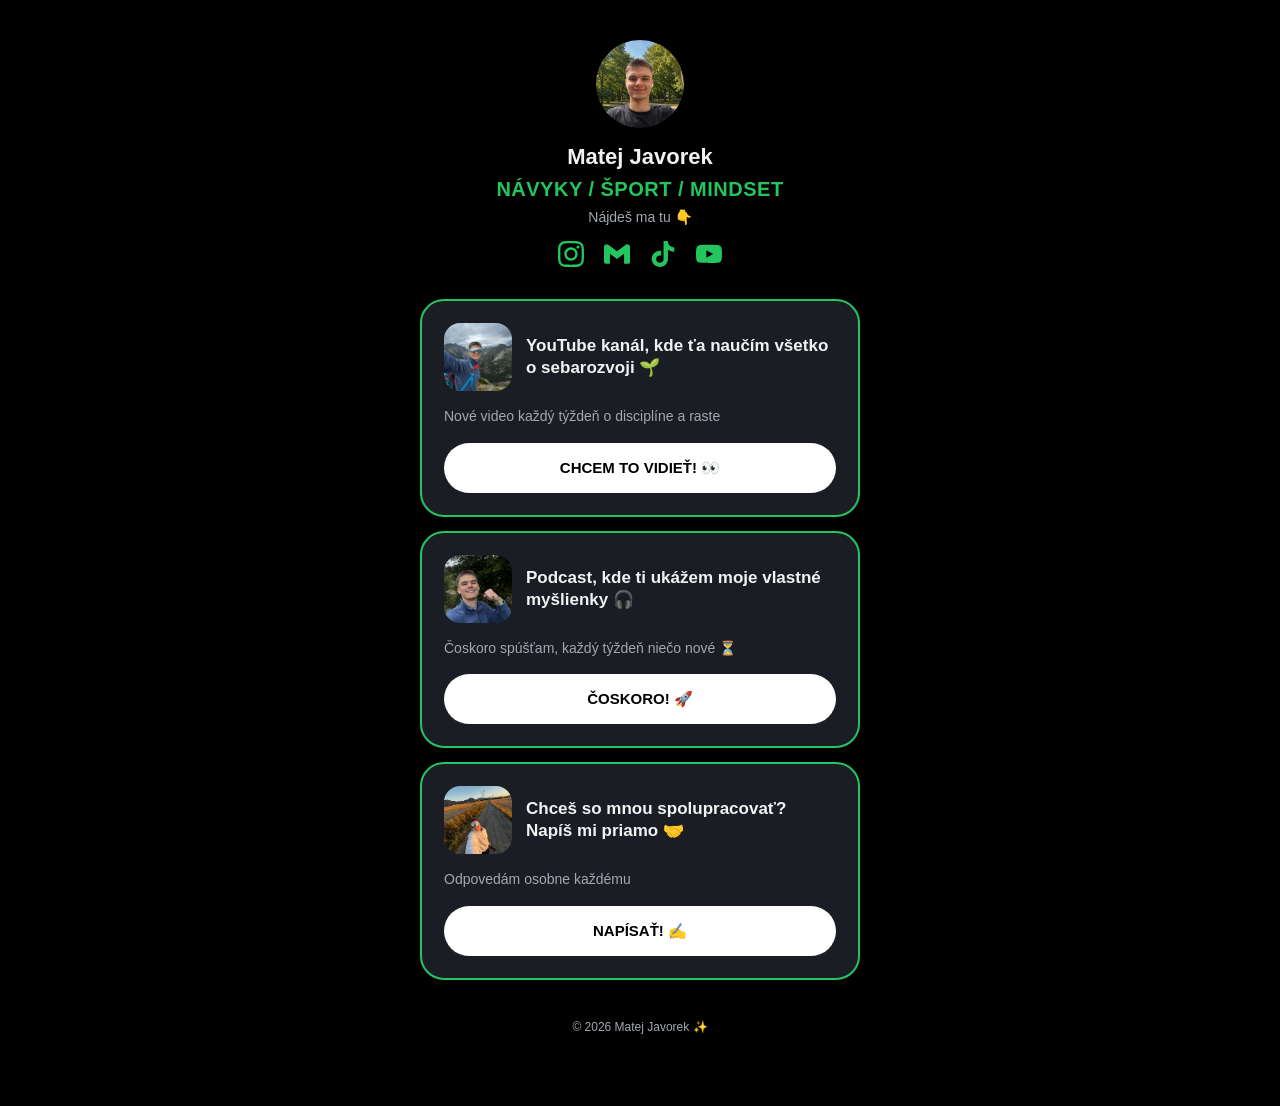
<file: index.html>
<!DOCTYPE html>
<html lang="sk">
<head>
<meta charset="UTF-8">
<meta name="viewport" content="width=device-width, initial-scale=1.0">
<title>Matej Javorek</title>
<link rel="stylesheet" href="style.css">
</head>
<body>
  <div class="page">

    <div class="profile">
      <img class="avatar" src="foto.jpg" alt="Matej Javorek">
      <h1>Matej Javorek</h1>
      <p class="tagline">NÁVYKY / ŠPORT / MINDSET</p>
      <p class="findme">Nájdeš ma tu 👇</p>
      <div class="socials">
        <a href="https://www.instagram.com/matej.javorek/" target="_blank" aria-label="Instagram"><img src="icons/instagram.svg" alt="Instagram"></a>
        <a href="mailto:javorekmatejss@gmail.com" aria-label="Email"><img src="icons/gmail.svg" alt="Email"></a>
        <a href="https://www.tiktok.com/@matej.javorek" target="_blank" aria-label="TikTok"><img src="icons/tiktok.svg" alt="TikTok"></a>
        <a href="https://www.youtube.com/@Matej.Javorek" target="_blank" aria-label="YouTube"><img src="icons/youtube.svg" alt="YouTube"></a>
      </div>
    </div>

    <div class="cards">

      <a class="card" href="https://www.youtube.com/@Matej.Javorek" target="_blank">
        <div class="card-top">
          <div class="card-thumb-wrap"><img class="card-thumb card-thumb-youtube" src="card-youtube.jpg" alt="YouTube"></div>
          <h2>YouTube kanál, kde ťa naučím všetko o sebarozvoji 🌱</h2>
        </div>
        <p class="card-desc">Nové video každý týždeň o disciplíne a raste</p>
        <span class="card-cta">CHCEM TO VIDIEŤ! 👀</span>
      </a>

      <div class="card card-disabled">
        <div class="card-top">
          <div class="card-thumb-wrap"><img class="card-thumb card-thumb-kontakt" src="card-kontakt.jpg" alt="Podcast"></div>
          <h2>Podcast, kde ti ukážem moje vlastné myšlienky 🎧</h2>
        </div>
        <p class="card-desc">Čoskoro spúšťam, každý týždeň niečo nové ⏳</p>
        <span class="card-cta card-cta-disabled">ČOSKORO! 🚀</span>
      </div>

      <a class="card" href="mailto:javorekmatejss@gmail.com">
        <div class="card-top">
          <div class="card-thumb-wrap"><img class="card-thumb card-thumb-podcast" src="card-podcast.jpg" alt="Kontakt"></div>
          <h2>Chceš so mnou spolupracovať? Napíš mi priamo 🤝</h2>
        </div>
        <p class="card-desc">Odpovedám osobne každému</p>
        <span class="card-cta">NAPÍSAŤ! ✍️</span>
      </a>

    </div>

    <footer>
      <p>&copy; 2026 Matej Javorek ✨</p>
    </footer>

  </div>
</body>
</html>
</file>
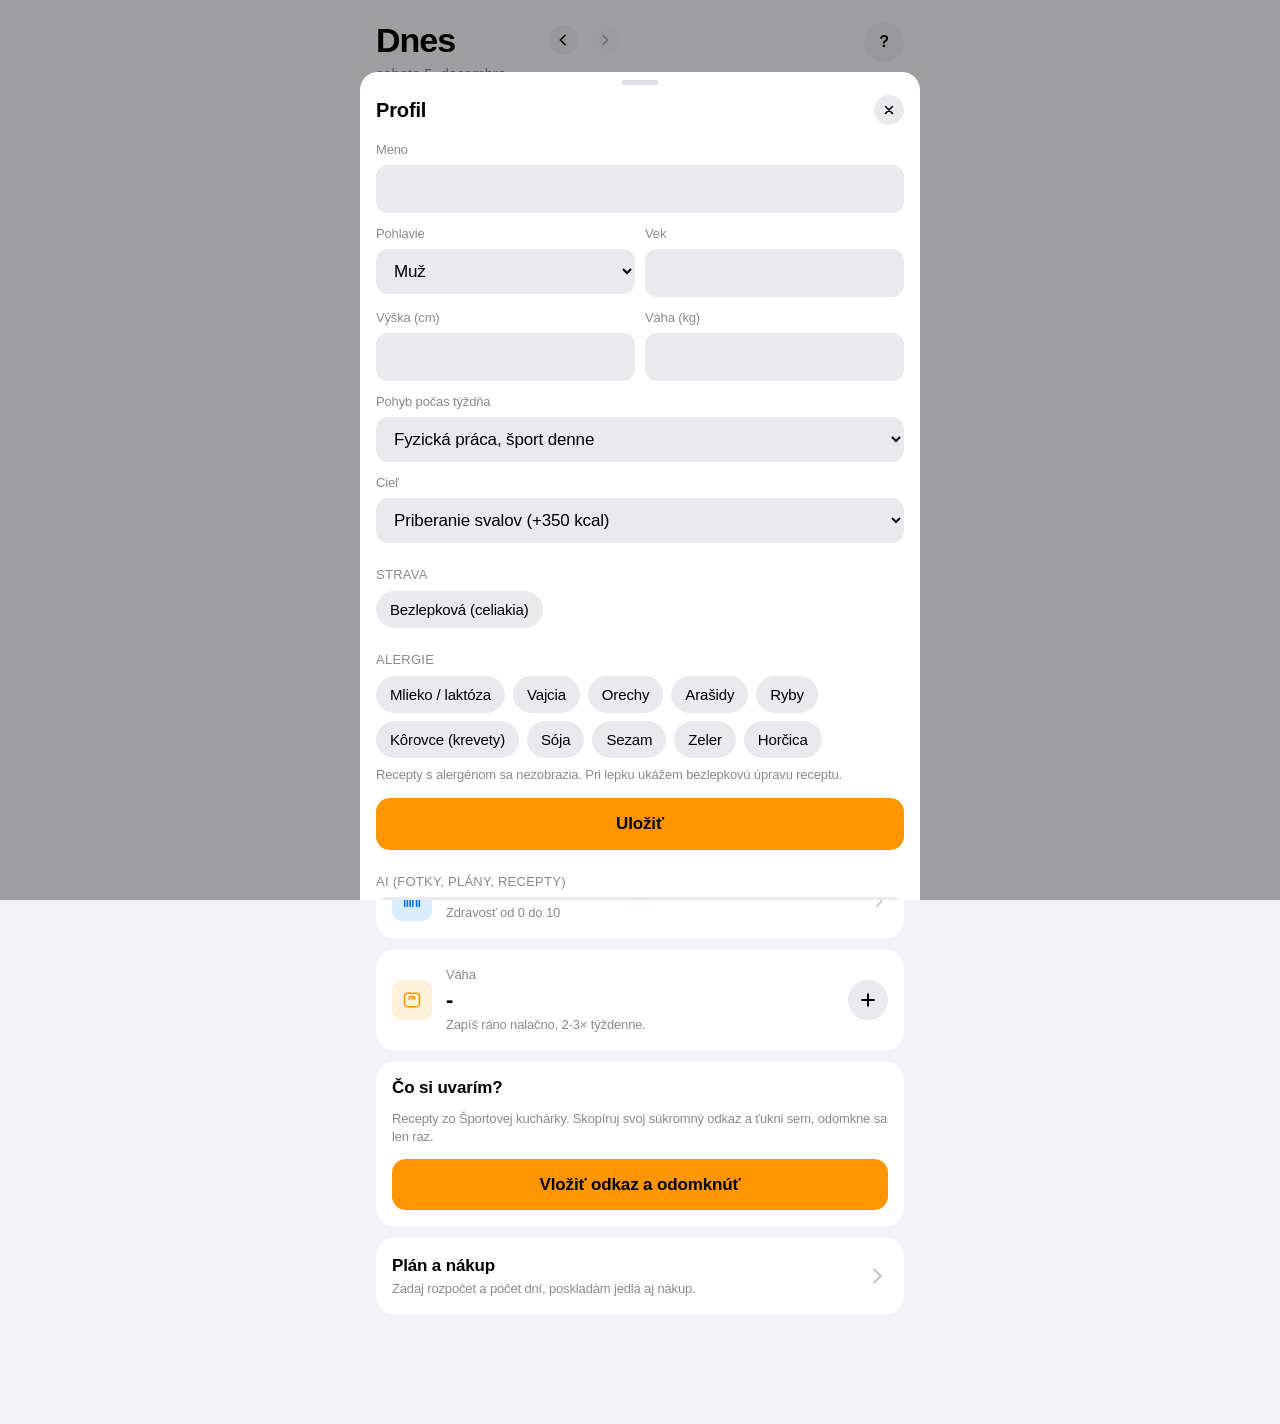
<file: jedlo/index.html>
<!DOCTYPE html>
<html lang="sk">
<head>
<meta charset="UTF-8">
<meta name="viewport" content="width=device-width, initial-scale=1.0, viewport-fit=cover">
<title>Jedlo</title>
<meta name="description" content="Denník stravovania, kalórie, makrá, voda, váha a rozpoznanie jedla z fotky.">
<meta name="theme-color" content="#000000" media="(prefers-color-scheme: dark)">
<meta name="theme-color" content="#f2f2f7" media="(prefers-color-scheme: light)">
<meta name="apple-mobile-web-app-capable" content="yes">
<meta name="apple-mobile-web-app-status-bar-style" content="default">
<meta name="apple-mobile-web-app-title" content="Jedlo">
<link rel="manifest" href="manifest.webmanifest">
<link rel="icon" href="icon.svg" type="image/svg+xml">
<link rel="apple-touch-icon" href="apple-touch-icon.png">
<link rel="stylesheet" href="style.css?v=23">
</head>
<body>
<div class="shell">
  <header class="top">
    <div class="day">
      <div class="day-row">
        <h1 id="title">Dnes</h1>
        <button class="round sm" id="prev-day" aria-label="Predošlý deň"><svg width="16" height="16" viewBox="0 0 24 24" fill="none" stroke="currentColor" stroke-width="2.4" stroke-linecap="round" stroke-linejoin="round" aria-hidden="true"><path d="M15 5l-7 7 7 7"/></svg></button>
        <button class="round sm" id="next-day" aria-label="Ďalší deň"><svg width="16" height="16" viewBox="0 0 24 24" fill="none" stroke="currentColor" stroke-width="2.4" stroke-linecap="round" stroke-linejoin="round" aria-hidden="true"><path d="M9 5l7 7-7 7"/></svg></button>
      </div>
      <p class="date" id="date"></p>
      <p class="nd" id="nameday"></p>
    </div>
    <button class="avatar" id="open-profile" aria-label="Profil">?</button>
  </header>
  <main id="page"></main>
</div>

<button class="fab" data-act="add" aria-label="Pridať jedlo"><svg width="28" height="28" viewBox="0 0 24 24" fill="none" stroke="currentColor" stroke-width="2.4" stroke-linecap="round" aria-hidden="true"><path d="M12 5v14M5 12h14"/></svg></button>

<div class="sheet-bg" id="sheet-bg" hidden>
  <div class="sheet" role="dialog" aria-modal="true" aria-labelledby="sheet-title">
    <div class="sheet-head">
      <button class="round sm" id="sheet-back" aria-label="Späť" hidden><svg width="16" height="16" viewBox="0 0 24 24" fill="none" stroke="currentColor" stroke-width="2.4" stroke-linecap="round" stroke-linejoin="round" aria-hidden="true"><path d="M15 5l-7 7 7 7"/></svg></button>
      <h2 id="sheet-title"></h2>
      <button class="round sm" id="close-sheet" aria-label="Zavrieť"><svg width="14" height="14" viewBox="0 0 24 24" fill="none" stroke="currentColor" stroke-width="2.6" stroke-linecap="round" aria-hidden="true"><path d="M6 6l12 12M18 6L6 18"/></svg></button>
    </div>
    <div id="sheet-body"></div>
  </div>
</div>

<input type="file" id="photo-input" accept="image/*" capture="environment" hidden>
<input type="file" id="import-input" accept="application/json" hidden>
<div class="cook-mode" id="cook-mode" hidden></div>
<div class="toast" id="toast" hidden></div>

<script src="meniny.js?v=23"></script>
<script src="app.js?v=23"></script>
</body>
</html>
</file>
<file: style.css>
:root {
  --bg: #000000;
  --card-bg: #1a1d24;
  --accent: #22c55e;
  --text: #f2f2f2;
  --text-muted: #a3a7b0;
}

* { box-sizing: border-box; }

body {
  margin: 0;
  background: var(--bg);
  color: var(--text);
  font-family: -apple-system, BlinkMacSystemFont, "Segoe UI", Roboto, sans-serif;
  display: flex;
  justify-content: center;
}

.page {
  width: 100%;
  max-width: 480px;
  padding: 40px 20px 60px;
}

.profile {
  text-align: center;
  margin-bottom: 32px;
}

.avatar {
  width: 88px;
  height: 88px;
  margin: 0 auto 16px;
  border-radius: 50%;
  object-fit: cover;
  display: block;
}

.profile h1 {
  margin: 0 0 8px;
  font-size: 22px;
}

.tagline {
  color: var(--accent);
  font-size: 20px;
  font-weight: 800;
  letter-spacing: 0.5px;
  margin: 0 0 8px;
}

.findme {
  color: var(--text-muted);
  font-size: 14px;
  margin: 0 0 16px;
}

.socials {
  display: flex;
  justify-content: center;
  gap: 20px;
}

.socials a {
  display: flex;
}

.socials img {
  width: 26px;
  height: 26px;
}

.cards {
  display: flex;
  flex-direction: column;
  gap: 14px;
}

.card {
  display: flex;
  flex-direction: column;
  gap: 16px;
  background: var(--card-bg);
  border: 2px solid var(--accent);
  border-radius: 24px;
  padding: 22px;
  text-decoration: none;
  color: var(--text);
  transition: transform 0.15s ease;
}

.card:active {
  transform: scale(0.98);
}

.card-disabled {
  cursor: not-allowed;
}

.card-disabled:hover,
.card-disabled:active {
  filter: brightness(0.6);
}

.card-cta-disabled {
  background: var(--text-muted);
  color: var(--bg);
}

.card-top {
  display: flex;
  align-items: center;
  gap: 14px;
}

.card-thumb-wrap {
  width: 68px;
  height: 68px;
  border-radius: 16px;
  overflow: hidden;
  flex-shrink: 0;
}

.card-thumb {
  width: 100%;
  height: 100%;
  object-fit: cover;
  transform: scale(1.35);
}

.card-thumb-youtube {
  object-position: 48% 42%;
}

.card-thumb-podcast {
  object-position: 55% 25%;
  transform: scale(1);
}

.card-thumb-kontakt {
  object-position: 32% 35%;
}

.card-top h2 {
  margin: 0;
  font-size: 17px;
  line-height: 1.3;
}

.card-desc {
  margin: 0;
  font-size: 14px;
  color: var(--text-muted);
  line-height: 1.4;
}

.card-cta {
  display: block;
  text-align: center;
  background: white;
  color: black;
  font-weight: 800;
  font-size: 15px;
  padding: 16px;
  border-radius: 999px;
}

footer {
  text-align: center;
  margin-top: 40px;
  color: var(--text-muted);
  font-size: 12px;
}
</file>
<file: jedlo/style.css>
/* Čistý štýl v duchu iOS: systémové písmo (San Francisco), čierne pozadie, tmavé karty, farby iOS. */
:root {
  color-scheme: dark;
  --bg: #000;
  --card: #1c1c1e;
  --card2: #2c2c2e;
  --card3: #3a3a3c;
  --text: #fff;
  --muted: rgba(235, 235, 245, 0.6);
  --faint: rgba(235, 235, 245, 0.3);
  --sep: rgba(84, 84, 88, 0.55);
  --orange: #ff9f0a;
  --orange-ink: #ff9f0a;
  --green: #30d158;
  --red: #ff453a;
  --yellow: #ffd60a;
  --p: #0a84ff;
  --c: #ffd60a;
  --f: #ff375f;
  --fib: #bf5af2;
  --water: #64d2ff;
  --font: -apple-system, BlinkMacSystemFont, "SF Pro Text", "SF Pro Display", "Helvetica Neue", "Segoe UI", Roboto, sans-serif;
  --r-card: 18px; --r-row: 12px; --r-pill: 999px;
  --on-accent: #000;
}
/* Svetlý režim podľa nastavenia iPhonu */
@media (prefers-color-scheme: light) {
  :root {
    color-scheme: light;
    --bg: #f2f2f7;
    --card: #fff;
    --card2: #e9e9ee;
    --card3: #dcdce1;
    --text: #000;
    --muted: rgba(60, 60, 67, 0.6);
    --faint: rgba(60, 60, 67, 0.3);
    --sep: rgba(60, 60, 67, 0.2);
    --orange: #ff9500;
    --orange-ink: #c93400;
    --green: #34c759;
    --red: #ff3b30;
    --yellow: #ffcc00;
    --p: #007aff;
    --c: #ffcc00;
    --f: #ff2d55;
    --fib: #af52de;
    --water: #32ade6;
    --on-accent: #000;
  }
}
* { box-sizing: border-box; }
html, body { margin: 0; min-height: 100%; }
body {
  font: 15px/1.4 var(--font);
  letter-spacing: -0.01em;
  color: var(--text);
  background: var(--bg);
  padding: env(safe-area-inset-top) 0 calc(110px + env(safe-area-inset-bottom));
  -webkit-font-smoothing: antialiased;
  -webkit-tap-highlight-color: transparent;
}
h1, h2, h3, p { margin: 0; }
h1, h2, h3 { line-height: 1.2; }
button, input, select, textarea { font: inherit; color: inherit; letter-spacing: inherit; }
button { cursor: pointer; -webkit-user-select: none; user-select: none; -webkit-touch-callout: none; touch-action: manipulation; }
/* Odozva na ťuknutie */
button:not(:disabled):not(.fab):not(.supp):not(.meal-tile):active { opacity: .6; }
button:disabled { cursor: default; }
svg { flex: none; display: block; }
:focus-visible { outline: 2px solid var(--orange); outline-offset: 2px; }

.shell { max-width: 560px; margin: 0 auto; padding: 12px 16px 0; }
main { display: grid; grid-template-columns: minmax(0, 1fr); gap: 12px; }

/* Hlavička */
.top { display: flex; justify-content: space-between; align-items: flex-start; gap: 12px; margin: 8px 0 18px; }
.day-row { display: flex; align-items: center; gap: 12px; }
.top h1 { font-size: 34px; font-weight: 700; letter-spacing: -0.03em; margin-right: 4px; }
.date { font-size: 15px; color: var(--muted); margin-top: 2px; }
.nd { font-size: 13px; color: var(--muted); margin-top: 2px; }
.avatar {
  width: 40px; height: 40px; border-radius: 50%; border: 0; flex: none; padding: 0; margin-top: 2px;
  display: grid; place-items: center; background: var(--card2); color: var(--text); font-weight: 600; font-size: 16px;
}

/* Okrúhle tlačidlá – obsah vždy v strede */
.round {
  width: 40px; height: 40px; border-radius: 50%; border: 0; flex: none; padding: 0;
  display: grid; place-items: center; line-height: 0; background: var(--card2); color: var(--text);
}
.round.sm { width: 30px; height: 30px; position: relative; }
/* Väčšia plocha na ťuknutie (44 px), vzhľad ostáva. */
.round.sm::after { content: ""; position: absolute; inset: -7px -5px; }
.round[disabled] { opacity: .3; }
.round.orange { background: var(--orange); color: var(--on-accent); }

/* Karty */
.card { background: var(--card); border-radius: var(--r-card); padding: 16px; }
.card.dark { background: var(--card); }
.card h3 { font-size: 17px; font-weight: 600; margin-bottom: 12px; display: flex; align-items: center; gap: 8px; flex-wrap: wrap; }
.card h3 .muted { font-weight: 400; margin-left: auto; }
.muted { color: var(--muted); }
.small { font-size: 13px; }
.row { display: flex; align-items: center; gap: 10px; }
.grid2 { display: grid; grid-template-columns: repeat(2, minmax(0, 1fr)); gap: 10px; }
.grid3 { display: grid; grid-template-columns: repeat(3, minmax(0, 1fr)); gap: 8px; }
.grid4 { display: grid; grid-template-columns: repeat(4, minmax(0, 1fr)); gap: 6px; }
.grid4 b { font-size: 19px; }

/* Kalórie a makrá */
.ring-wrap { display: flex; align-items: center; gap: 18px; }
.ring { position: relative; width: 128px; height: 128px; flex: none; }
.ring svg { width: 100%; height: 100%; transform: rotate(-90deg); overflow: visible; }
.ring .center { position: absolute; inset: 0; display: flex; flex-direction: column; align-items: center; justify-content: center; text-align: center; }
.ring .big { font-size: 30px; font-weight: 700; letter-spacing: -0.03em; line-height: 1; font-variant-numeric: tabular-nums; }
.bars { flex: 1; display: grid; gap: 10px; min-width: 0; }
.bar-label { display: flex; justify-content: space-between; font-size: 13px; margin-bottom: 4px; font-variant-numeric: tabular-nums; }
.bar-label .muted { font-size: 12px; }
.bar { height: 6px; background: var(--card2); border-radius: var(--r-pill); overflow: hidden; }
.bar > i { display: block; height: 100%; border-radius: var(--r-pill); }
.summary { margin-top: 14px; padding-top: 12px; border-top: 0.5px solid var(--sep); font-size: 15px; color: var(--muted); }
.summary b { color: var(--text); font-weight: 600; }

/* Pás Nezdravo – Zdravo */
.meter-card { display: block; width: 100%; border: 0; text-align: left; color: var(--text); padding: 30px 16px 16px; }
.meter-card.no-score .meter { opacity: .35; }
.meter-card.busy .meter i { animation: pulse 1s ease-in-out infinite; }
@keyframes pulse { 50% { opacity: .4; } }
.meter {
  display: block; position: relative; height: 10px; border-radius: var(--r-pill);
  background: linear-gradient(90deg, var(--red) 0%, var(--yellow) 50%, var(--green) 100%);
}
.meter i {
  position: absolute; top: -5px; bottom: -5px; width: 4px; margin-left: -2px; border-radius: 2px;
  background: var(--text); box-shadow: 0 0 0 2px var(--card);
  transition: left .6s cubic-bezier(.2, .8, .2, 1);
}
.meter i b {
  position: absolute; bottom: calc(100% + 6px); left: 50%; transform: translateX(-50%);
  font-size: 13px; font-weight: 600; font-style: normal; font-variant-numeric: tabular-nums; color: var(--text);
}
.meter-ends { display: flex; justify-content: space-between; margin-top: 10px; font-size: 13px; color: var(--muted); }
.meter-text { display: block; margin-top: 10px; font-size: 13px; color: var(--muted); }

/* Voda a váha */
.tile { display: flex; align-items: center; gap: 14px; }
.ico { width: 40px; height: 40px; border-radius: 10px; display: grid; place-items: center; flex: none; }
.ico.water { background: rgba(100, 210, 255, 0.15); color: var(--water); }
.ico.weight { background: rgba(255, 159, 10, 0.15); color: var(--orange); }
.tile-main { flex: 1; min-width: 0; display: grid; gap: 3px; }
.tile-label { font-size: 13px; color: var(--muted); }
.tile-val { font-size: 22px; font-weight: 600; letter-spacing: -0.02em; line-height: 1.15; font-variant-numeric: tabular-nums; }
.tile-val small { font-size: 13px; font-weight: 400; color: var(--muted); letter-spacing: 0; margin-left: 4px; }

/* Zoznamy */
.list { display: grid; grid-template-columns: minmax(0, 1fr); gap: 0; }
.entry, .list-item {
  display: flex; align-items: center; gap: 12px; width: 100%; text-align: left;
  padding: 11px 0; border: 0; border-bottom: 0.5px solid var(--sep); background: none; color: var(--text); border-radius: 0;
}
.list > :last-child { border-bottom: 0; }
.list-item { justify-content: space-between; }
.entry img { width: 40px; height: 40px; border-radius: 8px; object-fit: cover; flex: none; }
.entry .info { flex: 1; min-width: 0; }
.entry .name { white-space: nowrap; overflow: hidden; text-overflow: ellipsis; }
.entry .kc { font-weight: 600; white-space: nowrap; font-variant-numeric: tabular-nums; }
.score { display: inline-block; min-width: 24px; padding: 1px 6px; border-radius: 6px; font-size: 12px; font-weight: 600; text-align: center; }
.s-good { background: rgba(48, 209, 88, 0.18); color: var(--green); }
.s-mid { background: rgba(255, 214, 10, 0.18); color: var(--yellow); }
.s-bad { background: rgba(255, 69, 58, 0.18); color: var(--red); }
.chip { display: inline-block; font-size: 11px; font-weight: 600; padding: 2px 7px; border-radius: 6px; background: var(--card2); color: var(--muted); }

/* Týždeň */
.chart { width: 100%; height: auto; margin-bottom: 12px; }
.trio { display: grid; grid-template-columns: repeat(3, minmax(0, 1fr)); text-align: center; }
.trio div + div { border-left: 0.5px solid var(--sep); }
.trio b { display: block; font-size: 20px; font-weight: 600; font-variant-numeric: tabular-nums; }
.trio span { font-size: 13px; color: var(--muted); }
.tip { margin-top: 12px; padding-top: 12px; border-top: 0.5px solid var(--sep); font-size: 13px; color: var(--muted); }
.warn { background: var(--card); border-radius: var(--r-card); padding: 16px; font-size: 15px; }

/* Recepty na hlavnej stránke */
.cook-hero {
  display: flex; align-items: center; justify-content: space-between; gap: 12px; width: 100%; text-align: left;
  border: 0; border-radius: var(--r-card); padding: 16px; background: var(--card); color: var(--text);
}
.cook-hero > span { display: grid; gap: 2px; }
.cook-hero b { font-size: 17px; font-weight: 600; }
.cook-hero span span { font-size: 13px; color: var(--muted); }
.cook-hero svg { color: var(--faint); }
.link-btn { border: 0; background: none; color: var(--orange); font-size: 15px; padding: 2px 0 0; text-align: center; }

/* „+“ dole v strede */
.fab {
  position: fixed; left: 50%; bottom: calc(22px + env(safe-area-inset-bottom)); transform: translateX(-50%); z-index: 10;
  width: 60px; height: 60px; border-radius: 50%; border: 0; padding: 0;
  display: grid; place-items: center; background: var(--orange); color: var(--on-accent);
  box-shadow: 0 8px 24px rgba(0, 0, 0, 0.6);
}
.fab:active { transform: translateX(-50%) scale(.95); }

/* Tlačidlá a formuláre */
.btn {
  display: flex; align-items: center; justify-content: center; gap: 8px;
  border: 0; border-radius: 14px; padding: 14px 18px; width: 100%;
  background: var(--card2); color: var(--text); font-size: 17px; font-weight: 600;
}
.btn.primary { background: var(--orange); color: var(--on-accent); }
.btn.big { flex-direction: column; padding: 24px 18px; border-radius: var(--r-card); }
.btn.danger { background: rgba(255, 69, 58, 0.15); color: var(--red); }
.btn.sm { width: auto; padding: 10px 16px; font-size: 15px; }
.row > .btn.sm { align-self: stretch; }
.btn[disabled] { opacity: .5; }
.input, label.field > input, label.field > select {
  display: block; width: 100%; background: var(--card2); border: 0; border-radius: var(--r-row);
  padding: 12px 14px; color: var(--text); font-size: 17px; outline: none;
}
label.field > input, label.field > select { margin-top: 6px; }
.input:focus, label.field > input:focus, label.field > select:focus { box-shadow: 0 0 0 2px var(--orange); }
.input::placeholder { color: var(--faint); }
textarea.input { resize: vertical; min-height: 90px; }
label.field { display: block; margin-bottom: 12px; font-size: 13px; color: var(--muted); }
.grid2 > label.field { margin-bottom: 0; }
.grid2:has(> label.field) { gap: 12px 10px; margin-bottom: 12px; }
.sub-h { margin: 24px 0 8px; font-size: 13px; font-weight: 400; color: var(--muted); text-transform: uppercase; letter-spacing: 0.02em; }
.empty { color: var(--muted); font-size: 15px; padding: 14px; border-radius: var(--r-row); background: var(--card2); }

/* Panel zdola */
.sheet-bg {
  position: fixed; inset: 0; z-index: 20; background: rgba(0, 0, 0, .6);
  display: flex; align-items: flex-end; justify-content: center;
}
.sheet-bg[hidden] { display: none; }
.sheet {
  background: var(--card); color: var(--text); width: 100%; max-width: 560px; max-height: 92vh; max-height: 92dvh; overflow-y: auto;
  overscroll-behavior: contain; -webkit-overflow-scrolling: touch;
  border-radius: var(--r-card) var(--r-card) 0 0; padding: 8px 16px calc(24px + env(safe-area-inset-bottom) + var(--kb, 0px));
}
/* Úchytka ako na iPhone */
.sheet::before { content: ""; display: block; width: 36px; height: 5px; border-radius: 3px; background: var(--card3); margin: 0 auto 10px; }
/* Pod otvoreným panelom sa stránka neposúva */
body:has(.sheet-bg:not([hidden])), body:has(.cook-mode:not([hidden])) { overflow: hidden; }
.sheet .card, .sheet .ai-item { background: var(--card2); }
.sheet-head { display: flex; justify-content: space-between; align-items: center; gap: 10px; margin-bottom: 16px; }
.sheet-head h2 { flex: 1; font-size: 20px; font-weight: 600; }
#sheet-back[hidden] { display: none; }
.preview { width: 100%; max-height: 260px; object-fit: cover; border-radius: var(--r-card); margin-bottom: 12px; }
.ai-sum { background: var(--card2); border-radius: var(--r-card); padding: 16px; margin-bottom: 12px; }
.ai-sum b { font-size: 22px; font-weight: 600; letter-spacing: -0.02em; }
.ai-sum .lbl { font-size: 12px; color: var(--muted); }
.ai-sum .small { color: var(--muted); }
.ai-item { border-radius: var(--r-row); padding: 10px; margin-bottom: 8px; }
.ai-item .input { background: var(--card3); }
.ai-item .grams { width: 84px; flex: none; }
.ai-item .round { background: var(--card3); }
.spinner { width: 18px; height: 18px; border-radius: 50%; border: 2px solid rgba(127, 127, 127, .35); border-top-color: currentColor; animation: spin 1s linear infinite; }
@keyframes spin { to { transform: rotate(360deg); } }

.water-big { text-align: center; margin: 4px 0 18px; }
.water-big b { font-size: 40px; font-weight: 700; letter-spacing: -0.03em; }
.drinks { display: grid; grid-template-columns: repeat(2, minmax(0, 1fr)); gap: 10px; margin-bottom: 10px; }
.drink {
  border: 0; border-radius: var(--r-card); padding: 16px 10px; background: var(--card2); color: var(--text);
  display: grid; justify-items: center; gap: 2px; text-align: center; font-weight: 600;
}
.drink svg { color: var(--water); margin-bottom: 6px; }
.drink span { font-size: 13px; color: var(--muted); font-weight: 400; }

/* Sprievodca receptami */
.meal-grid { display: grid; grid-template-columns: repeat(2, minmax(0, 1fr)); gap: 10px; }
.meal-tile {
  border: 0; border-radius: var(--r-card); padding: 24px 10px; background: var(--card2); color: var(--text);
  display: grid; justify-items: center; gap: 8px; font-size: 17px; font-weight: 600;
}
.meal-tile span { font-size: 38px; line-height: 1; }
.meal-tile:active { background: var(--card3); }
.chips { display: flex; flex-wrap: wrap; gap: 8px; }
.chip-btn { border: 0; border-radius: var(--r-pill); padding: 8px 14px; background: var(--card2); color: var(--text); font-size: 15px; }
.chip-btn.on { background: var(--orange); color: var(--on-accent); font-weight: 600; }
.sticky-cta {
  position: sticky; bottom: calc(-24px - env(safe-area-inset-bottom));
  margin: 18px -16px calc(-24px - env(safe-area-inset-bottom)); padding: 12px 16px calc(16px + env(safe-area-inset-bottom));
  background: linear-gradient(transparent, var(--card) 30%);
}
.rgrid { display: grid; grid-template-columns: repeat(2, minmax(0, 1fr)); gap: 10px; }
.rcard {
  border: 0; padding: 0; border-radius: 14px; background: var(--card2); color: var(--text); text-align: left;
  display: grid; grid-template-rows: auto 1fr; overflow: hidden;
}
.photo { display: block; aspect-ratio: 4 / 3; background: var(--card3); position: relative; overflow: hidden; }
.photo img { width: 100%; height: 100%; object-fit: contain; opacity: 0; transition: opacity .25s; }
.photo img.loaded { opacity: 1; }
/* Fotky z kuchárky majú biele pozadie, rámik nech s nimi splynie. */
.photo:has(img.loaded) { background: #fff; }
.photo.none::after { content: "🍽️"; position: absolute; inset: 0; display: grid; place-items: center; font-size: 34px; opacity: .5; }
.photo.big { border-radius: var(--r-card); aspect-ratio: 3 / 2; }
.rinfo { display: grid; gap: 2px; padding: 10px 12px 12px; align-content: start; }
.rinfo b { font-size: 15px; font-weight: 600; line-height: 1.25; }
.rinfo .small { overflow-wrap: normal; }
.ok, .miss { font-size: 13px; margin-top: 2px; }
.ok { color: var(--green); }
.miss { color: var(--orange); }
.ing p { padding: 10px 0; border-bottom: 0.5px solid var(--sep); font-size: 15px; }
.ing .ing-h { font-weight: 600; border: 0; padding-top: 14px; color: var(--muted); font-size: 13px; }
.steps { margin: 0; padding-left: 22px; display: grid; gap: 10px; font-size: 15px; }

.toast {
  position: fixed; left: 16px; right: 16px; width: fit-content; margin: 0 auto; bottom: calc(96px + env(safe-area-inset-bottom)); z-index: 30; pointer-events: none; text-align: center;
  background: var(--card3); color: var(--text); padding: 10px 16px; border-radius: 14px;
  font-size: 15px; box-shadow: 0 8px 24px rgba(0, 0, 0, 0.7);
}
.toast[hidden] { display: none; }
/* Na hlavnej stránke dole nad „+“, pri otvorenom paneli hore (dole sú tlačidlá panela). */
body:has(.sheet-bg:not([hidden])) .toast, body:has(.cook-mode:not([hidden])) .toast { bottom: auto; top: calc(10px + env(safe-area-inset-top)); }
.toast.has-act:not([hidden]) { pointer-events: auto; display: flex; align-items: center; gap: 12px; }
.toast-act { border: 0; background: none; color: var(--orange); font-weight: 600; font-size: 15px; padding: 6px 2px; }
@media (prefers-reduced-motion: reduce) { * { animation: none !important; transition: none !important; } }

/* Prepínač a plán nákupu */
.seg { display: flex; background: var(--card2); border-radius: 10px; padding: 2px; gap: 2px; margin: 4px 0 4px; }
.seg button { flex: 1; border: 0; background: none; padding: 9px 4px; border-radius: 8px; font-size: 15px; color: var(--text); }
.seg button.on { background: var(--card3); font-weight: 600; box-shadow: 0 1px 3px rgba(0, 0, 0, .4); }
.sub-h span { text-transform: none; }
.ai-sum b.good { color: var(--green); }
.ai-sum b.bad { color: var(--red); }
.shop-item {
  display: flex; align-items: center; gap: 12px; width: 100%; text-align: left;
  padding: 11px 0; border: 0; border-bottom: 0.5px solid var(--sep); background: none; color: var(--text);
}
.shop-item .check { width: 22px; height: 22px; border-radius: 50%; border: 1.5px solid var(--faint); flex: none; display: grid; place-items: center; }
.shop-item.done .check { background: var(--green); border-color: var(--green); color: #000; }
.shop-item.done .name { text-decoration: line-through; color: var(--muted); }
.shop-item .info { flex: 1; min-width: 0; display: grid; }
.shop-item .prices { display: grid; text-align: right; font-variant-numeric: tabular-nums; }
.shop-item .prices b { font-weight: 600; }

/* Strava: lepok a alergie */
.tag { display: inline-block; font-size: 11px; font-weight: 600; padding: 2px 7px; border-radius: 6px; margin-top: 4px; justify-self: start; }
.ok-tag { background: rgba(48, 209, 88, 0.18); color: var(--green); }
.warn-tag { background: rgba(255, 159, 10, 0.18); color: var(--orange); }
.bad-tag { background: rgba(255, 69, 58, 0.18); color: var(--red); }
.diet-box { margin-top: 12px; padding: 12px 14px; border-radius: var(--r-row); background: rgba(255, 159, 10, 0.12); font-size: 15px; display: grid; gap: 6px; }
.diet-box.ok { background: rgba(48, 209, 88, 0.12); }
.diet-box.bad { background: rgba(255, 69, 58, 0.14); }
.diet-box p { font-size: 13px; }

/* Typ dňa, suplementy, moje jedlá, diktovanie */
.day-pill {
  display: inline-flex; align-items: center; gap: 4px; margin-top: 12px; border: 0; border-radius: var(--r-pill);
  min-height: 34px; padding: 7px 12px 7px 14px; background: var(--card2); color: var(--text); font-size: 14px;
}
.day-pill svg { color: var(--muted); }
.chip-btn.del { background: rgba(255, 69, 58, 0.15); color: var(--red); display: inline-flex; align-items: center; gap: 4px; }
.chip-btn .muted { font-size: 12px; margin-left: 4px; }
.chip-btn.on .muted { color: inherit; opacity: .7; }
#mic.rec { background: rgba(255, 69, 58, 0.18); color: var(--red); }
.link-btn.small { font-size: 13px; padding: 0; text-transform: none; letter-spacing: 0; }

/* Skenovanie obalu */
.scan-view { position: relative; aspect-ratio: 4 / 3; border-radius: var(--r-card); overflow: hidden; background: #000; }
.scan-view video { width: 100%; height: 100%; object-fit: cover; }
.scan-view .empty { position: absolute; inset: 0; display: grid; place-items: center; text-align: center; border-radius: 0; background: var(--card2); }
.scan-frame { position: absolute; left: 12%; right: 12%; top: 35%; bottom: 35%; border: 2px solid rgba(255, 255, 255, .85); border-radius: 10px; box-shadow: 0 0 0 999px rgba(0, 0, 0, .25); }
.product-img { display: block; max-height: 140px; max-width: 60%; margin: 0 auto 10px; border-radius: 12px; object-fit: contain; background: #fff; }
.add-item { align-items: flex-start; }
.add-item > span:first-child { display: grid; gap: 2px; }
.add-item .tag { margin-top: 0; flex: none; }

/* Hodnotenie receptov */
.rate-row { display: flex; align-items: center; gap: 12px; margin: 12px 0 10px; }
.fav-btn.on { background: rgba(255, 55, 95, 0.18); color: var(--f); }
.fav-btn.on svg path { fill: currentColor; }
.stars { display: flex; gap: 2px; }
.star { border: 0; background: none; padding: 10px 6px; color: var(--faint); }
.star.on { color: var(--yellow); }
.star.on svg path { fill: currentColor; }
.fav-dot { color: var(--f); }
.rating { font-size: 12px; color: var(--yellow); letter-spacing: 1px; }

/* Režim varenia */
.cook-mode {
  position: fixed; inset: 0; z-index: 40; background: var(--bg); color: var(--text);
  display: flex; flex-direction: column; padding: calc(16px + env(safe-area-inset-top)) 20px calc(20px + env(safe-area-inset-bottom));
}
.cook-mode[hidden] { display: none; }
.cm-top { display: flex; justify-content: space-between; align-items: center; gap: 12px; font-size: 15px; }
.cm-step { flex: 1; overflow-y: auto; padding: 24px 0; }
.cm-n { font-size: 15px; color: var(--orange); font-weight: 600; margin-bottom: 14px; }
.cm-text { font-size: 28px; line-height: 1.35; font-weight: 500; letter-spacing: -0.01em; margin-bottom: 16px; }
.cm-ing p { font-size: 21px; padding: 10px 0; border-bottom: 0.5px solid var(--sep); }
.cm-ing .ing-h { font-size: 15px; color: var(--muted); border: 0; }
.cm-nav { display: grid; grid-template-columns: repeat(2, minmax(0, 1fr)); gap: 10px; }

/* Skóre potraviny 0-10 */
.sbadge {
  display: inline-grid; place-items: center; flex: none; min-width: 30px; height: 30px; padding: 0 6px; border-radius: 15px;
  background: color-mix(in srgb, var(--sc) 22%, transparent); color: var(--sc); font-weight: 700; font-size: 15px; font-variant-numeric: tabular-nums;
}
.sbadge.big { width: 64px; height: 64px; border-radius: 50%; font-size: 30px; background: var(--sc); color: #fff; text-shadow: 0 1px 2px rgba(0, 0, 0, .25); }
.product-score { display: flex; align-items: center; gap: 14px; margin: 4px 0 10px; }
.product-score > div { display: grid; gap: 2px; }
.product-score b { font-size: 20px; }
.scan-meter { padding: 6px 0 0; background: none; }
.scan-meter .meter i { top: -4px; bottom: -4px; }

/* Karta skenera a prázdnych suplementov */
.scan-card { display: flex; align-items: center; gap: 14px; width: 100%; border: 0; text-align: left; color: var(--text); }
.scan-card .tile-main b { font-weight: 600; }
.scan-card > svg { color: var(--faint); }
.ico.scan { background: rgba(10, 132, 255, 0.15); color: var(--p); }
.ico.supp { background: rgba(48, 209, 88, 0.15); font-size: 20px; }

/* Suplementy */
.supp-head { display: flex; align-items: center; gap: 10px; margin-bottom: 10px; }
.supp-head .tile-label { flex: 1; }
.supp-count { font-size: 13px; font-weight: 600; color: var(--muted); font-variant-numeric: tabular-nums; }
.supp-count.all { color: var(--green); }
.supps .bar { margin-bottom: 12px; }
.supp-grid { display: grid; grid-template-columns: repeat(auto-fit, minmax(96px, 1fr)); gap: 8px; }
.supp-grid.edit { grid-template-columns: repeat(auto-fill, minmax(96px, 1fr)); }
.supp {
  display: grid; justify-items: center; align-content: start; gap: 3px; padding: 12px 6px 10px; border: 0; border-radius: 16px;
  background: var(--card2); color: var(--text); text-align: center; transition: transform .15s, background .2s;
}
.supp:active { transform: scale(.96); }
.supp-ico { position: relative; width: 44px; height: 44px; border-radius: 50%; display: grid; place-items: center; font-size: 22px; background: var(--card3); margin-bottom: 4px; transition: background .2s; }
.supp-ico i { position: absolute; right: -3px; bottom: -3px; width: 20px; height: 20px; border-radius: 50%; display: grid; place-items: center; background: var(--green); color: #fff; box-shadow: 0 0 0 2px var(--card2); }
.supp-name { font-size: 13px; font-weight: 600; line-height: 1.2; }
.supp-hint { font-size: 11px; color: var(--muted); line-height: 1.25; }
.supp.on { background: rgba(48, 209, 88, 0.14); }
.supp.on .supp-ico { background: rgba(48, 209, 88, 0.28); animation: pop .3s ease-out; }
.supp.on .supp-ico i { box-shadow: 0 0 0 2px color-mix(in srgb, var(--green) 14%, var(--card)); }
@keyframes pop { 50% { transform: scale(1.15); } }
.supp-grid.edit .supp { padding-bottom: 12px; }

/* Svetlý režim: tieto pravidlá musia byť až na konci, inak ich prebijú tmavé hodnoty vyššie. */
@media (prefers-color-scheme: light) {
  .fab { box-shadow: 0 8px 24px rgba(0, 0, 0, 0.2); }
  .toast { box-shadow: 0 8px 24px rgba(0, 0, 0, 0.15); }
  .sheet-bg { background: rgba(0, 0, 0, .35); }
  .miss, .link-btn { color: var(--orange-ink); }
  .s-good, .ok-tag, .ok { color: #248a3d; }
  .s-mid { color: #8a6100; }
  .s-bad, .bad-tag { color: #d70015; }
  .warn-tag, .cm-n { color: var(--orange-ink); }
  .star.on, .rating { color: #f5a623; }
  .ai-sum b.good { color: #248a3d; }
  .ai-sum b.bad { color: #d70015; }
  .seg button.on { background: #fff; box-shadow: 0 3px 8px rgba(0, 0, 0, .12), 0 0 0 .5px rgba(0, 0, 0, .04); }
  .input::placeholder { color: rgba(60, 60, 67, .45); }
  .s-mid { background: rgba(255, 204, 0, 0.22); }
  .sbadge { color: color-mix(in srgb, var(--sc) 70%, #000); }
}

/* Dlhé slová bez medzier (názvy jedál, suplementov) nesmú rozťahovať obrazovku. */
.sheet-head h2 { min-width: 0; overflow-wrap: anywhere; }
.chip-btn, .list-item > span, .supp-name, .ai-sum p, .entry .info, .rinfo b, .diet-box, .ing p, .steps li, .tile-main { overflow-wrap: anywhere; }
.chip-btn { max-width: 100%; }

/* Drobnosti z vizuálnej kontroly */
.entry .info .small { white-space: nowrap; overflow: hidden; text-overflow: ellipsis; }
.grid3 > .btn { padding: 14px 6px; font-size: 16px; white-space: nowrap; }
.chip-btn { text-align: left; }
.chip-btn[data-fav], .chip-btn[data-fav-del] { white-space: nowrap; overflow: hidden; text-overflow: ellipsis; }
#title { min-width: 4.6em; }
.plan-row .name { white-space: normal; }
</file>
